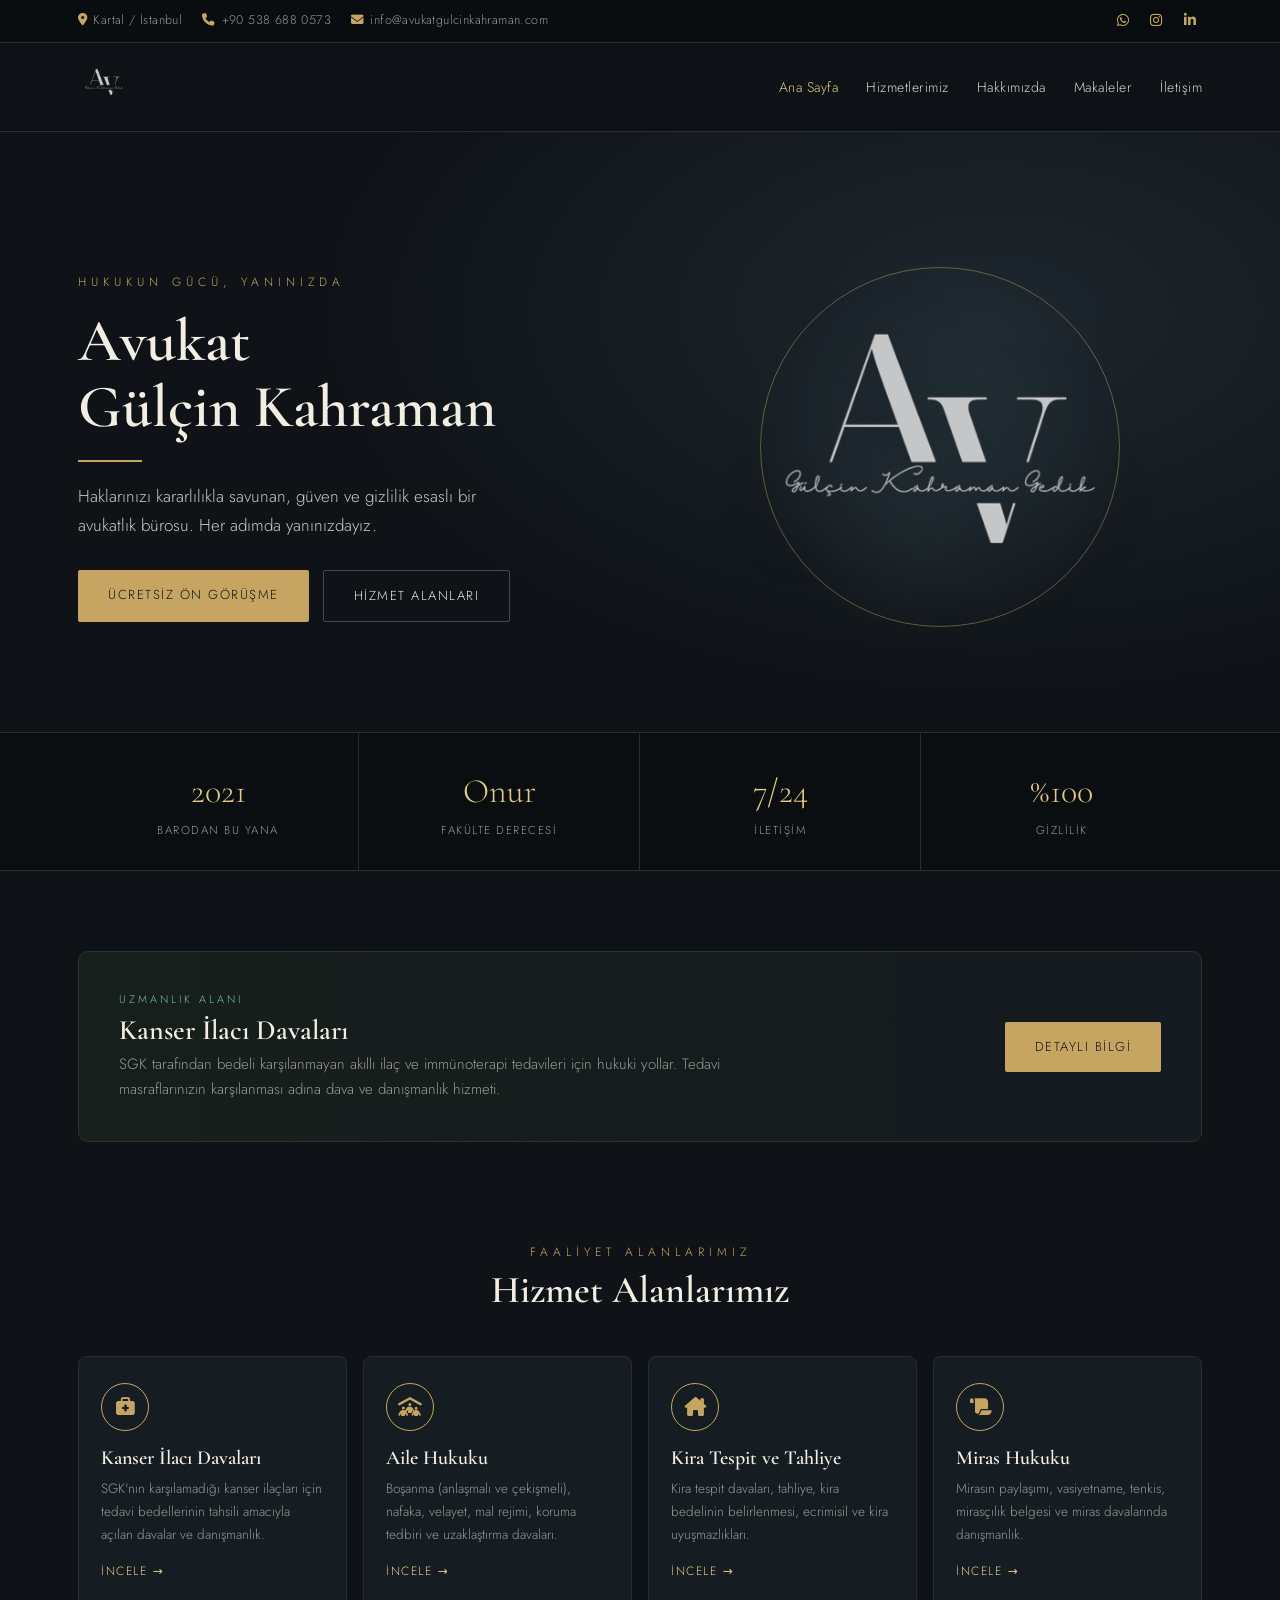
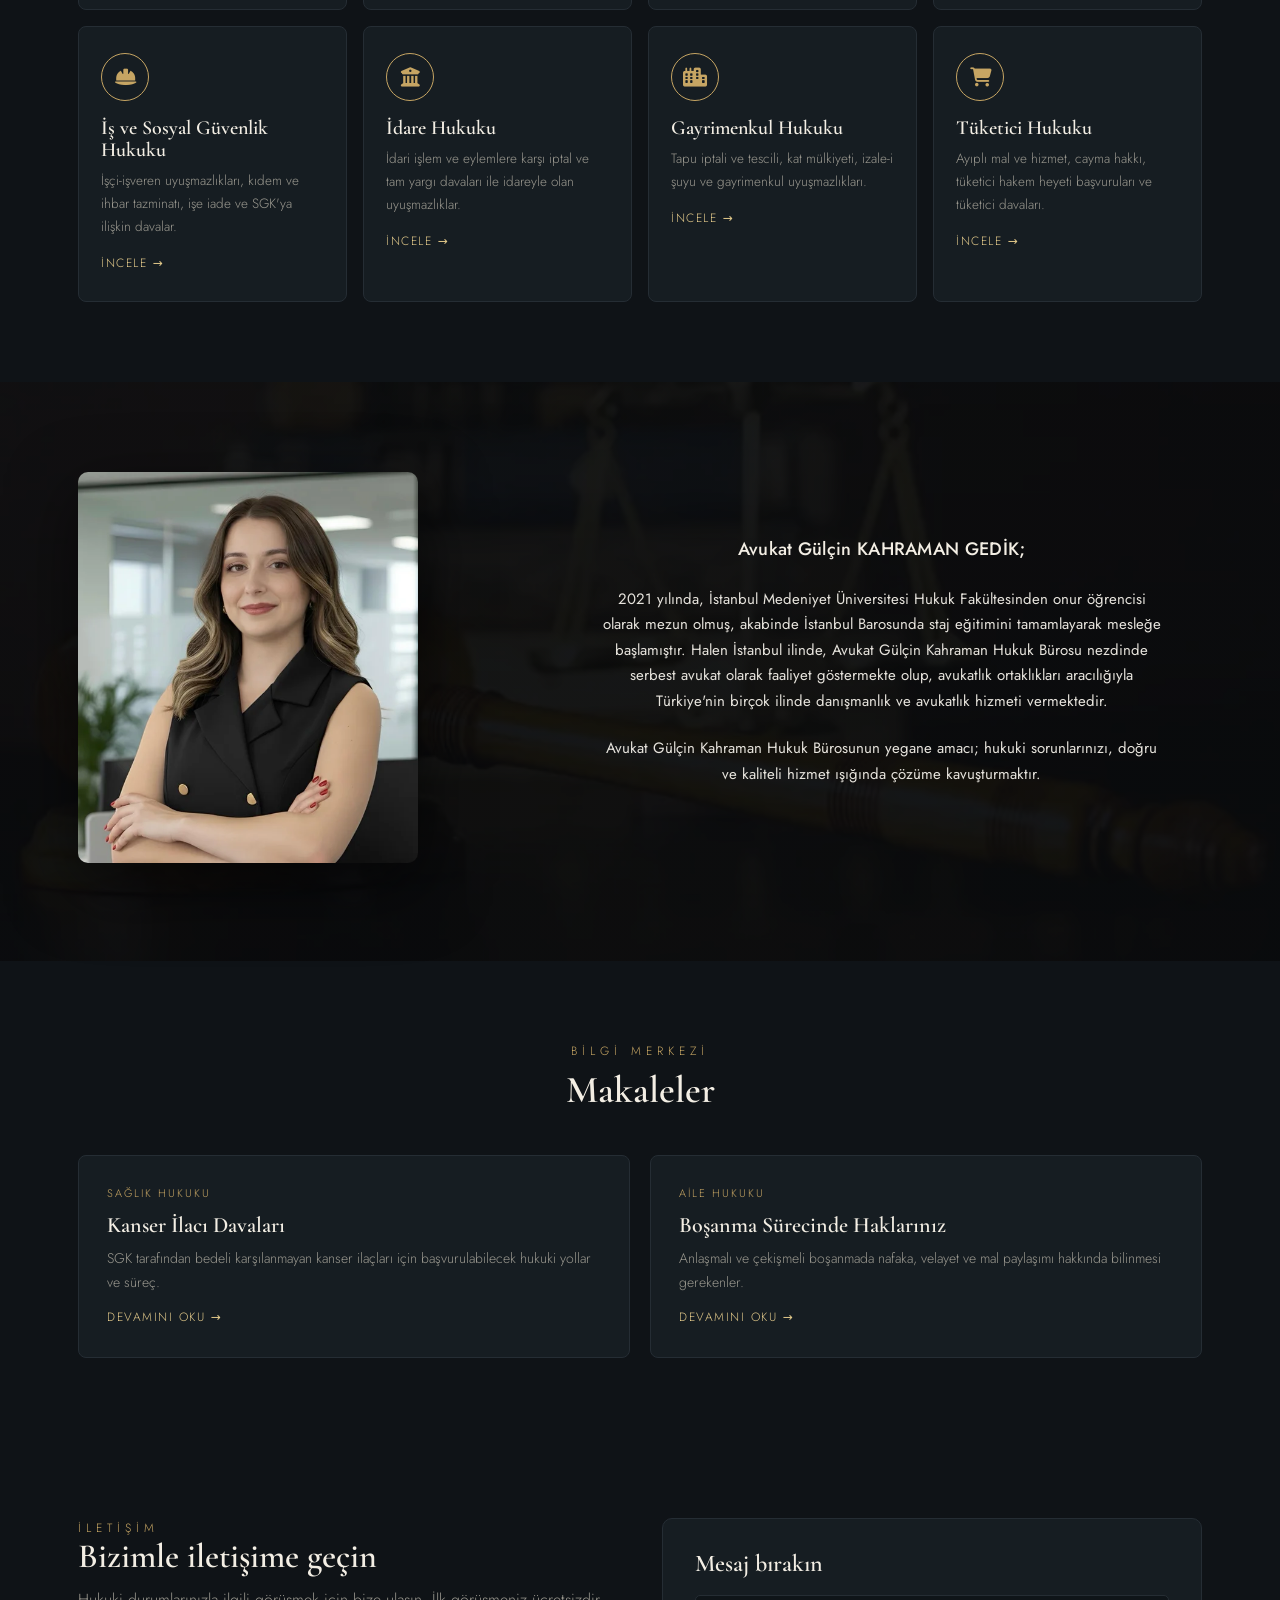
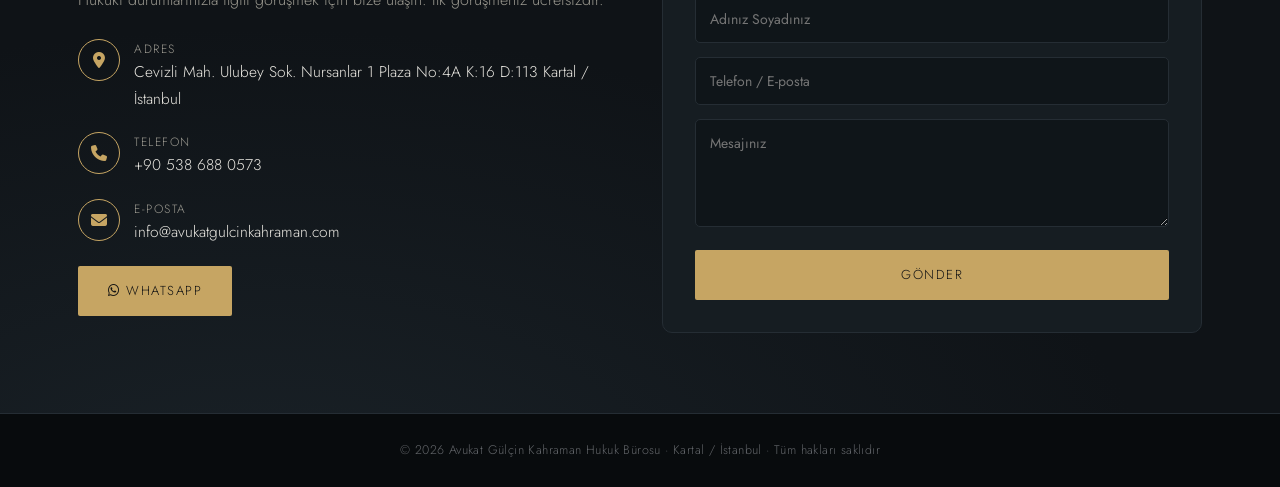
<file: avgulcinkahraman/references/prototype/avukat-gulcin-kahraman-prototype.html>
<!DOCTYPE html>
<html lang="tr"><head><meta charset="utf-8"><meta name="viewport" content="width=device-width, initial-scale=1">
<title>Avukat Gülçin Kahraman — Hukuk Bürosu</title>
<link rel="preconnect" href="https://fonts.gstatic.com">
<link href="https://fonts.googleapis.com/css2?family=Cormorant+Garamond:wght@500;600;700&family=Jost:wght@300;400;500&display=swap" rel="stylesheet">
<link rel="stylesheet" href="https://cdnjs.cloudflare.com/ajax/libs/font-awesome/6.5.1/css/all.min.css">
<style>
*{margin:0;padding:0;box-sizing:border-box}html{scroll-behavior:smooth}section,.stats{scroll-margin-top:86px}
:root{--bg:#0f1317;--panel:#161d22;--gold:#c6a563;--gold2:#e2c98a;--tx:#e9e7e1;--mut:#9a988f;--line:#252d34}
body{font-family:'Jost',system-ui,sans-serif;background:var(--bg);color:var(--tx);line-height:1.7;font-weight:300}
h1,h2,h3{font-family:'Cormorant Garamond',serif;font-weight:600;line-height:1.1;color:#f3eee4}
a{color:inherit;text-decoration:none}
.wrap{max-width:1180px;margin:0 auto;padding:0 28px}
.btn{display:inline-block;padding:14px 30px;font-size:13px;letter-spacing:1.5px;border-radius:2px;transition:.25s;cursor:pointer}
.btn-gold{background:var(--gold);color:#131313}.btn-gold:hover{background:var(--gold2)}
.btn-ghost{border:1px solid #43484d;color:var(--tx)}.btn-ghost:hover{border-color:var(--gold);color:var(--gold2)}
.eyebrow{font-size:12px;letter-spacing:5px;color:var(--gold);text-transform:uppercase}
.sec{padding:80px 0}
.topbar{background:#0a0d10;font-size:12.5px;color:var(--mut);letter-spacing:.4px;border-bottom:1px solid var(--line)}
.topbar .wrap{display:flex;justify-content:space-between;align-items:center;padding:9px 28px;flex-wrap:wrap;gap:8px}
.topbar .l span{margin-right:20px}.topbar i{color:var(--gold);margin-right:6px}
.topbar .s a{margin-left:15px;color:var(--gold);font-size:14px}
nav{position:sticky;top:0;z-index:50;background:rgba(15,19,23,.92);backdrop-filter:blur(8px);border-bottom:1px solid var(--line)}
nav .wrap{display:flex;justify-content:space-between;align-items:center;padding-top:14px;padding-bottom:14px}
nav img{height:52px}
.menu a{margin-left:28px;font-size:14px;letter-spacing:.5px;color:#d7d4cd;transition:.2s}
.menu a:hover,.menu a.active{color:var(--gold2)}
.hero{position:relative;overflow:hidden;background:radial-gradient(1100px 620px at 78% 30%,#1d262d 0%,var(--bg) 62%)}
.hero .wrap{display:grid;grid-template-columns:1.05fr .95fr;gap:20px;align-items:center;min-height:600px;padding-top:30px}
.hero h1{font-size:60px;margin:16px 0}
.hero .rule{width:64px;height:2px;background:var(--gold);margin:20px 0}
.hero p.lead{color:#c9c6bf;font-size:17px;max-width:460px;margin-bottom:30px}
.hero .cta{display:flex;gap:14px;flex-wrap:wrap}
.portrait{position:relative;display:flex;justify-content:center;align-items:center;height:100%}
.portrait .glow{position:absolute;width:400px;height:400px;border-radius:50%;background:radial-gradient(circle,#26333b 0%,rgba(38,51,59,0) 68%)}
.portrait .ring{position:absolute;width:360px;height:360px;border:1px solid var(--gold);border-radius:50%;opacity:.45}
.portrait img{position:relative;width:420px;max-width:100%;filter:drop-shadow(0 20px 34px rgba(0,0,0,.5))}
.stats{background:#0b0e11;border-top:1px solid var(--line);border-bottom:1px solid var(--line)}
.stats .wrap{display:grid;grid-template-columns:repeat(4,1fr)}
.stat{padding:30px 12px;text-align:center;border-right:1px solid var(--line)}.stat:last-child{border-right:none}
.stat .n{font-family:'Cormorant Garamond',serif;font-size:34px;color:var(--gold2)}
.stat .t{font-size:11.5px;letter-spacing:1.5px;color:var(--mut);text-transform:uppercase}
.spec{background:linear-gradient(90deg,#171f1c,#141a1f);border:1px solid #2a352f;border-radius:10px;padding:38px 40px;display:flex;gap:26px;align-items:center;flex-wrap:wrap;justify-content:space-between}
.spec .badge{font-size:11px;letter-spacing:3px;color:#7fbf9a;text-transform:uppercase}
.spec h3{font-size:28px;margin:6px 0}.spec p{color:var(--mut);max-width:620px;font-size:15px}
.sc-head{text-align:center;margin-bottom:44px}.sc-head h2{font-size:38px;margin-top:8px}
.cards{display:grid;grid-template-columns:repeat(4,1fr);gap:16px}
.card{background:var(--panel);border:1px solid var(--line);border-radius:8px;padding:26px 22px;transition:.25s}
.card:hover{border-color:var(--gold);transform:translateY(-4px)}
.card .ic{width:48px;height:48px;border:1px solid var(--gold);border-radius:50%;display:flex;align-items:center;justify-content:center;color:var(--gold);font-size:19px;margin-bottom:16px}
.card h3{font-size:20px;margin-bottom:9px}.card p{color:var(--mut);font-size:13.5px}
.card .more{display:inline-block;margin-top:14px;font-size:12px;letter-spacing:1.5px;color:var(--gold2);text-transform:uppercase}
.about{position:relative;background:linear-gradient(rgba(9,11,13,.85),rgba(9,11,13,.9)),url([data-uri]) center/cover no-repeat;padding:90px 0}
.about .wrap{display:grid;grid-template-columns:.8fr 1.2fr;gap:56px;align-items:center}
.about .ph img{width:340px;max-width:100%;border-radius:10px;filter:drop-shadow(0 22px 34px rgba(0,0,0,.6))}
.about .txt{text-align:center}
.about .txt .name{font-weight:500;color:#f3eee4;font-size:18px;letter-spacing:.3px;margin-bottom:22px}
.about .txt p{color:#e6e3dc;font-size:15px;font-weight:400;margin-bottom:22px;max-width:560px;margin-left:auto;margin-right:auto}
.art-grid{display:grid;grid-template-columns:repeat(2,1fr);gap:20px;margin-top:30px}
.art-card{background:var(--panel);border:1px solid var(--line);border-radius:8px;padding:28px;transition:.2s}
.art-card:hover{border-color:var(--gold)}
.art-card .tag{font-size:11px;letter-spacing:2px;color:var(--gold);text-transform:uppercase}
.art-card h3{font-size:22px;margin:10px 0}.art-card p{color:var(--mut);font-size:14px}
.art-card .more{display:inline-block;margin-top:12px;font-size:12px;letter-spacing:1.5px;color:var(--gold2);text-transform:uppercase}
.contact{background:radial-gradient(900px 500px at 20% 120%,#1a2228,var(--bg))}
.contact .wrap{display:grid;grid-template-columns:1fr 1fr;gap:44px}
.contact h2{font-size:34px;margin-bottom:10px}
.contact .row{display:flex;gap:14px;align-items:flex-start;margin-bottom:20px}
.contact .row>i{width:42px;height:42px;flex:none;border:1px solid var(--gold);border-radius:50%;display:flex;align-items:center;justify-content:center;color:var(--gold)}
.contact .row .k{font-size:12px;letter-spacing:1.5px;color:var(--mut);text-transform:uppercase}
.contact .row .v{font-size:15.5px;color:var(--tx)}
.form{background:var(--panel);border:1px solid var(--line);border-radius:10px;padding:32px}
.form input,.form textarea{width:100%;background:#0f1519;border:1px solid var(--line);border-radius:5px;padding:13px 14px;color:var(--tx);font-family:inherit;font-size:14px;margin-bottom:14px}
.form input:focus,.form textarea:focus{outline:none;border-color:var(--gold)}
footer{background:#080b0d;border-top:1px solid var(--line);padding:26px 0;text-align:center;color:#63666a;font-size:12.5px;letter-spacing:.4px}
@media(max-width:980px){.cards{grid-template-columns:repeat(2,1fr)}}
@media(max-width:860px){.hero .wrap,.about .wrap,.contact .wrap{grid-template-columns:1fr}.art-grid,.stats .wrap{grid-template-columns:1fr 1fr}.portrait{display:none}.hero h1{font-size:44px}.menu{display:none}.about .ph{text-align:center;margin-bottom:24px}}
</style></head>
<body>
<div class="topbar"><div class="wrap">
<div class="l"><span><i class="fa-solid fa-location-dot"></i>Kartal / İstanbul</span><span><i class="fa-solid fa-phone"></i>+90 538 688 0573</span><span><i class="fa-solid fa-envelope"></i>info@avukatgulcinkahraman.com</span></div>
<div class="s"><a href="#"><i class="fa-brands fa-whatsapp"></i></a><a href="#"><i class="fa-brands fa-instagram"></i></a><a href="#"><i class="fa-brands fa-linkedin-in"></i></a></div>
</div></div>
<nav><div class="wrap">
<a href="#anasayfa"><img src="[data-uri]" alt="Avukat Gülçin Kahraman"></a>
<div class="menu"><a class="active" href="#anasayfa">Ana Sayfa</a><a href="#hizmetler">Hizmetlerimiz</a><a href="#hakkimizda">Hakkımızda</a><a href="#makaleler">Makaleler</a><a href="#iletisim">İletişim</a></div>
</div></div></nav>
<section class="hero" id="anasayfa"><div class="wrap">
<div>
<div class="eyebrow">Hukukun gücü, yanınızda</div>
<h1>Avukat<br>Gülçin Kahraman</h1>
<div class="rule"></div>
<p class="lead">Haklarınızı kararlılıkla savunan, güven ve gizlilik esaslı bir avukatlık bürosu. Her adımda yanınızdayız.</p>
<div class="cta"><a class="btn btn-gold" href="#iletisim">ÜCRETSİZ ÖN GÖRÜŞME</a><a class="btn btn-ghost" href="#hizmetler">HİZMET ALANLARI</a></div>
</div>
<div class="portrait"><div class="glow"></div><div class="ring"></div><img src="[data-uri]" alt="Avukat Gülçin Kahraman"></div>
</div></section>
<div class="stats"><div class="wrap">
<div class="stat"><div class="n">2021</div><div class="t">Barodan bu yana</div></div>
<div class="stat"><div class="n">Onur</div><div class="t">Fakülte derecesi</div></div>
<div class="stat"><div class="n">7/24</div><div class="t">İletişim</div></div>
<div class="stat"><div class="n">%100</div><div class="t">Gizlilik</div></div>
</div></div>
<section class="sec"><div class="wrap">
<div class="spec">
<div><div class="badge">Uzmanlık Alanı</div><h3>Kanser İlacı Davaları</h3><p>SGK tarafından bedeli karşılanmayan akıllı ilaç ve immünoterapi tedavileri için hukuki yollar. Tedavi masraflarınızın karşılanması adına dava ve danışmanlık hizmeti.</p></div>
<a class="btn btn-gold" href="#iletisim">DETAYLI BİLGİ</a>
</div></div></section>
<section class="sec" id="hizmetler" style="padding-top:20px"><div class="wrap">
<div class="sc-head"><div class="eyebrow">Faaliyet Alanlarımız</div><h2>Hizmet Alanlarımız</h2></div>
<div class="cards">
<div class="card"><div class="ic"><i class="fa-solid fa-briefcase-medical"></i></div><h3>Kanser İlacı Davaları</h3><p>SGK'nın karşılamadığı kanser ilaçları için tedavi bedellerinin tahsili amacıyla açılan davalar ve danışmanlık.</p><a class="more">İncele →</a></div>
<div class="card"><div class="ic"><i class="fa-solid fa-people-roof"></i></div><h3>Aile Hukuku</h3><p>Boşanma (anlaşmalı ve çekişmeli), nafaka, velayet, mal rejimi, koruma tedbiri ve uzaklaştırma davaları.</p><a class="more">İncele →</a></div>
<div class="card"><div class="ic"><i class="fa-solid fa-house-chimney"></i></div><h3>Kira Tespit ve Tahliye</h3><p>Kira tespit davaları, tahliye, kira bedelinin belirlenmesi, ecrimisil ve kira uyuşmazlıkları.</p><a class="more">İncele →</a></div>
<div class="card"><div class="ic"><i class="fa-solid fa-scroll"></i></div><h3>Miras Hukuku</h3><p>Mirasın paylaşımı, vasiyetname, tenkis, mirasçılık belgesi ve miras davalarında danışmanlık.</p><a class="more">İncele →</a></div>
<div class="card"><div class="ic"><i class="fa-solid fa-helmet-safety"></i></div><h3>İş ve Sosyal Güvenlik Hukuku</h3><p>İşçi-işveren uyuşmazlıkları, kıdem ve ihbar tazminatı, işe iade ve SGK'ya ilişkin davalar.</p><a class="more">İncele →</a></div>
<div class="card"><div class="ic"><i class="fa-solid fa-building-columns"></i></div><h3>İdare Hukuku</h3><p>İdari işlem ve eylemlere karşı iptal ve tam yargı davaları ile idareyle olan uyuşmazlıklar.</p><a class="more">İncele →</a></div>
<div class="card"><div class="ic"><i class="fa-solid fa-city"></i></div><h3>Gayrimenkul Hukuku</h3><p>Tapu iptali ve tescili, kat mülkiyeti, izale-i şuyu ve gayrimenkul uyuşmazlıkları.</p><a class="more">İncele →</a></div>
<div class="card"><div class="ic"><i class="fa-solid fa-cart-shopping"></i></div><h3>Tüketici Hukuku</h3><p>Ayıplı mal ve hizmet, cayma hakkı, tüketici hakem heyeti başvuruları ve tüketici davaları.</p><a class="more">İncele →</a></div>
</div>
</div></section>
<section class="about" id="hakkimizda"><div class="wrap">
<div class="ph"><img src="[data-uri]" alt="Avukat Gülçin Kahraman Gedik"></div>
<div class="txt">
<div class="name">Avukat Gülçin KAHRAMAN GEDİK;</div>
<p>2021 yılında, İstanbul Medeniyet Üniversitesi Hukuk Fakültesinden onur öğrencisi olarak mezun olmuş, akabinde İstanbul Barosunda staj eğitimini tamamlayarak mesleğe başlamıştır. Halen İstanbul ilinde, Avukat Gülçin Kahraman Hukuk Bürosu nezdinde serbest avukat olarak faaliyet göstermekte olup, avukatlık ortaklıkları aracılığıyla Türkiye'nin birçok ilinde danışmanlık ve avukatlık hizmeti vermektedir.</p>
<p>Avukat Gülçin Kahraman Hukuk Bürosunun yegane amacı; hukuki sorunlarınızı, doğru ve kaliteli hizmet ışığında çözüme kavuşturmaktır.</p>
</div>
</div></section>
<section class="sec" id="makaleler"><div class="wrap">
<div class="sc-head"><div class="eyebrow">Bilgi Merkezi</div><h2>Makaleler</h2></div>
<div class="art-grid">
<div class="art-card"><div class="tag">Sağlık Hukuku</div><h3>Kanser İlacı Davaları</h3><p>SGK tarafından bedeli karşılanmayan kanser ilaçları için başvurulabilecek hukuki yollar ve süreç.</p><a class="more">Devamını oku →</a></div>
<div class="art-card"><div class="tag">Aile Hukuku</div><h3>Boşanma Sürecinde Haklarınız</h3><p>Anlaşmalı ve çekişmeli boşanmada nafaka, velayet ve mal paylaşımı hakkında bilinmesi gerekenler.</p><a class="more">Devamını oku →</a></div>
</div></div></section>
<section class="sec contact" id="iletisim"><div class="wrap">
<div>
<div class="eyebrow">İletişim</div>
<h2>Bizimle iletişime geçin</h2>
<p style="color:var(--mut);margin-bottom:26px">Hukuki durumlarınızla ilgili görüşmek için bize ulaşın. İlk görüşmeniz ücretsizdir.</p>
<div class="row"><i class="fa-solid fa-location-dot"></i><div><div class="k">Adres</div><div class="v">Cevizli Mah. Ulubey Sok. Nursanlar 1 Plaza No:4A K:16 D:113 Kartal / İstanbul</div></div></div>
<div class="row"><i class="fa-solid fa-phone"></i><div><div class="k">Telefon</div><div class="v">+90 538 688 0573</div></div></div>
<div class="row"><i class="fa-solid fa-envelope"></i><div><div class="k">E-posta</div><div class="v">info@avukatgulcinkahraman.com</div></div></div>
<div class="cta" style="margin-top:8px"><a class="btn btn-gold"><i class="fa-brands fa-whatsapp"></i> WHATSAPP</a></div>
</div>
<div class="form">
<h3 style="font-size:24px;margin-bottom:18px">Mesaj bırakın</h3>
<input placeholder="Adınız Soyadınız"><input placeholder="Telefon / E-posta"><textarea rows="4" placeholder="Mesajınız"></textarea>
<a class="btn btn-gold" style="width:100%;text-align:center">GÖNDER</a>
</div></div></section>
<footer>© 2026 Avukat Gülçin Kahraman Hukuk Bürosu · Kartal / İstanbul · Tüm hakları saklıdır</footer>
</body></html>
</file>
